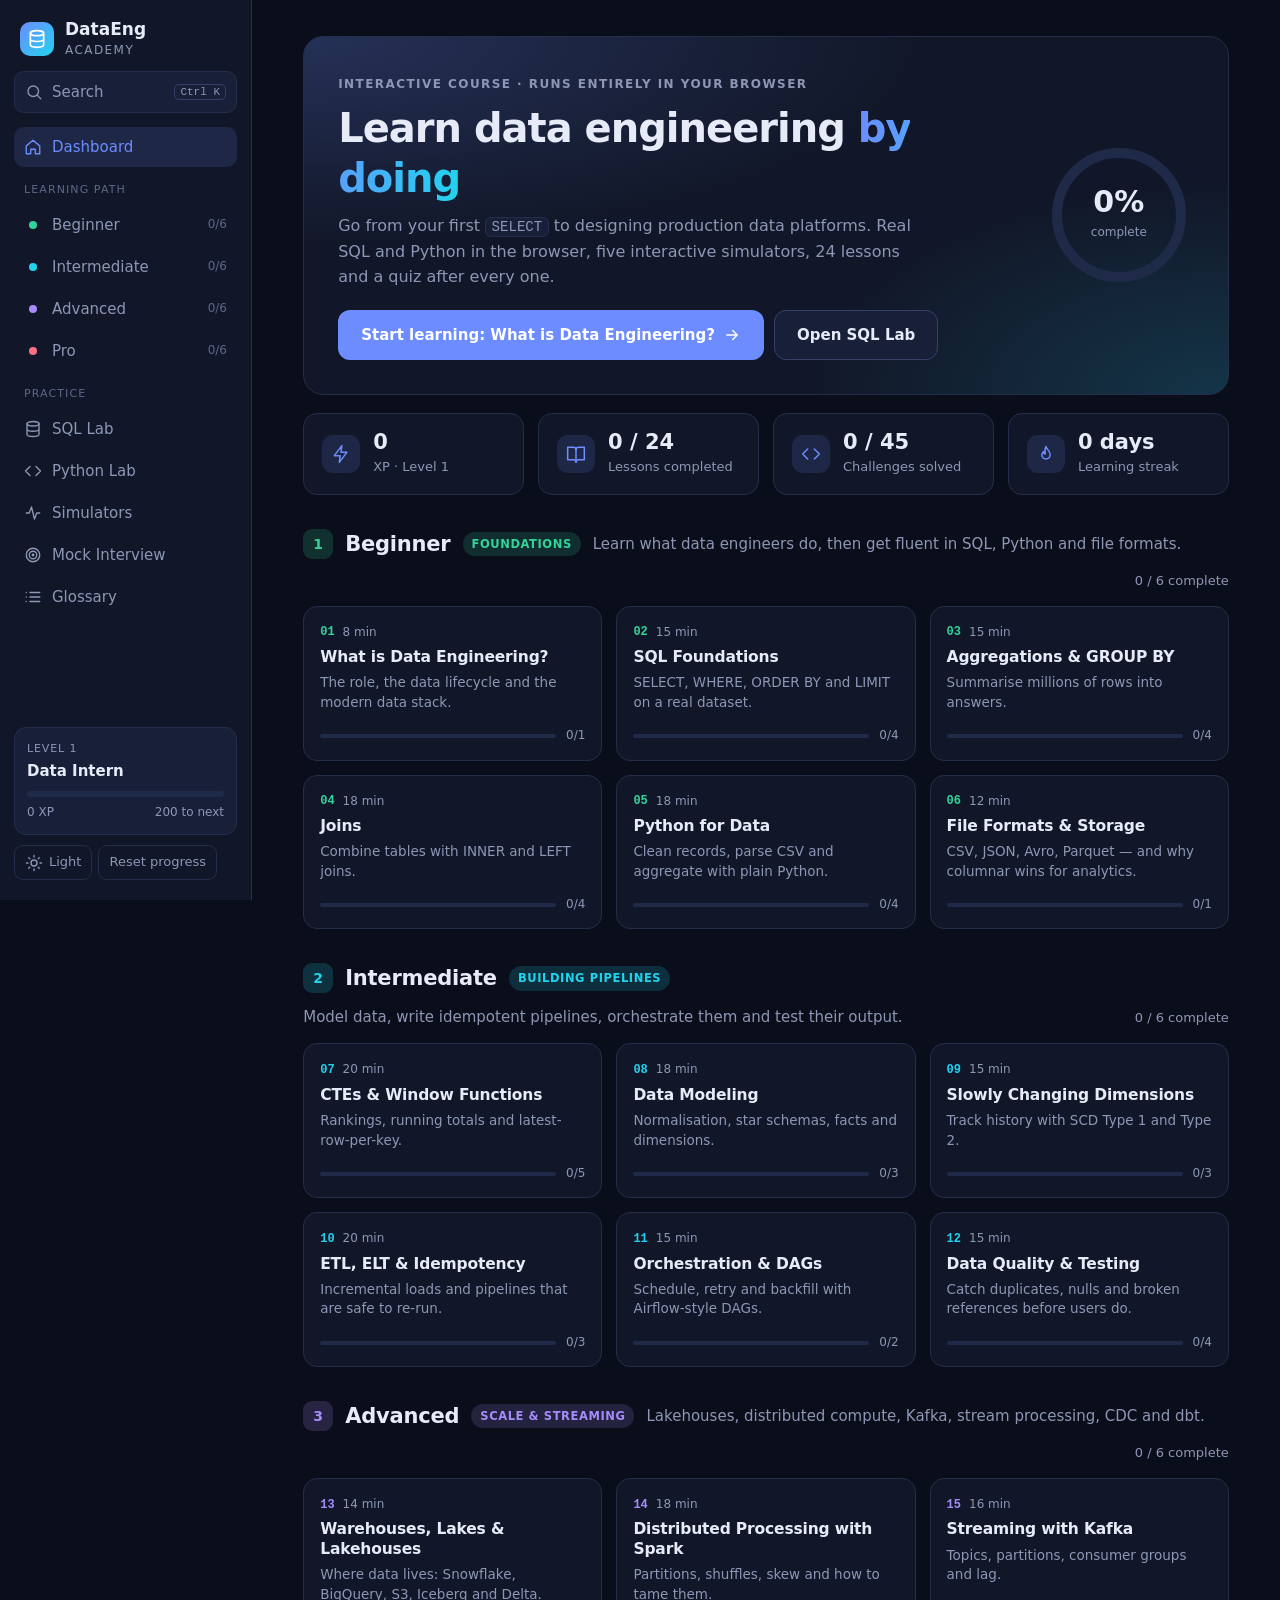
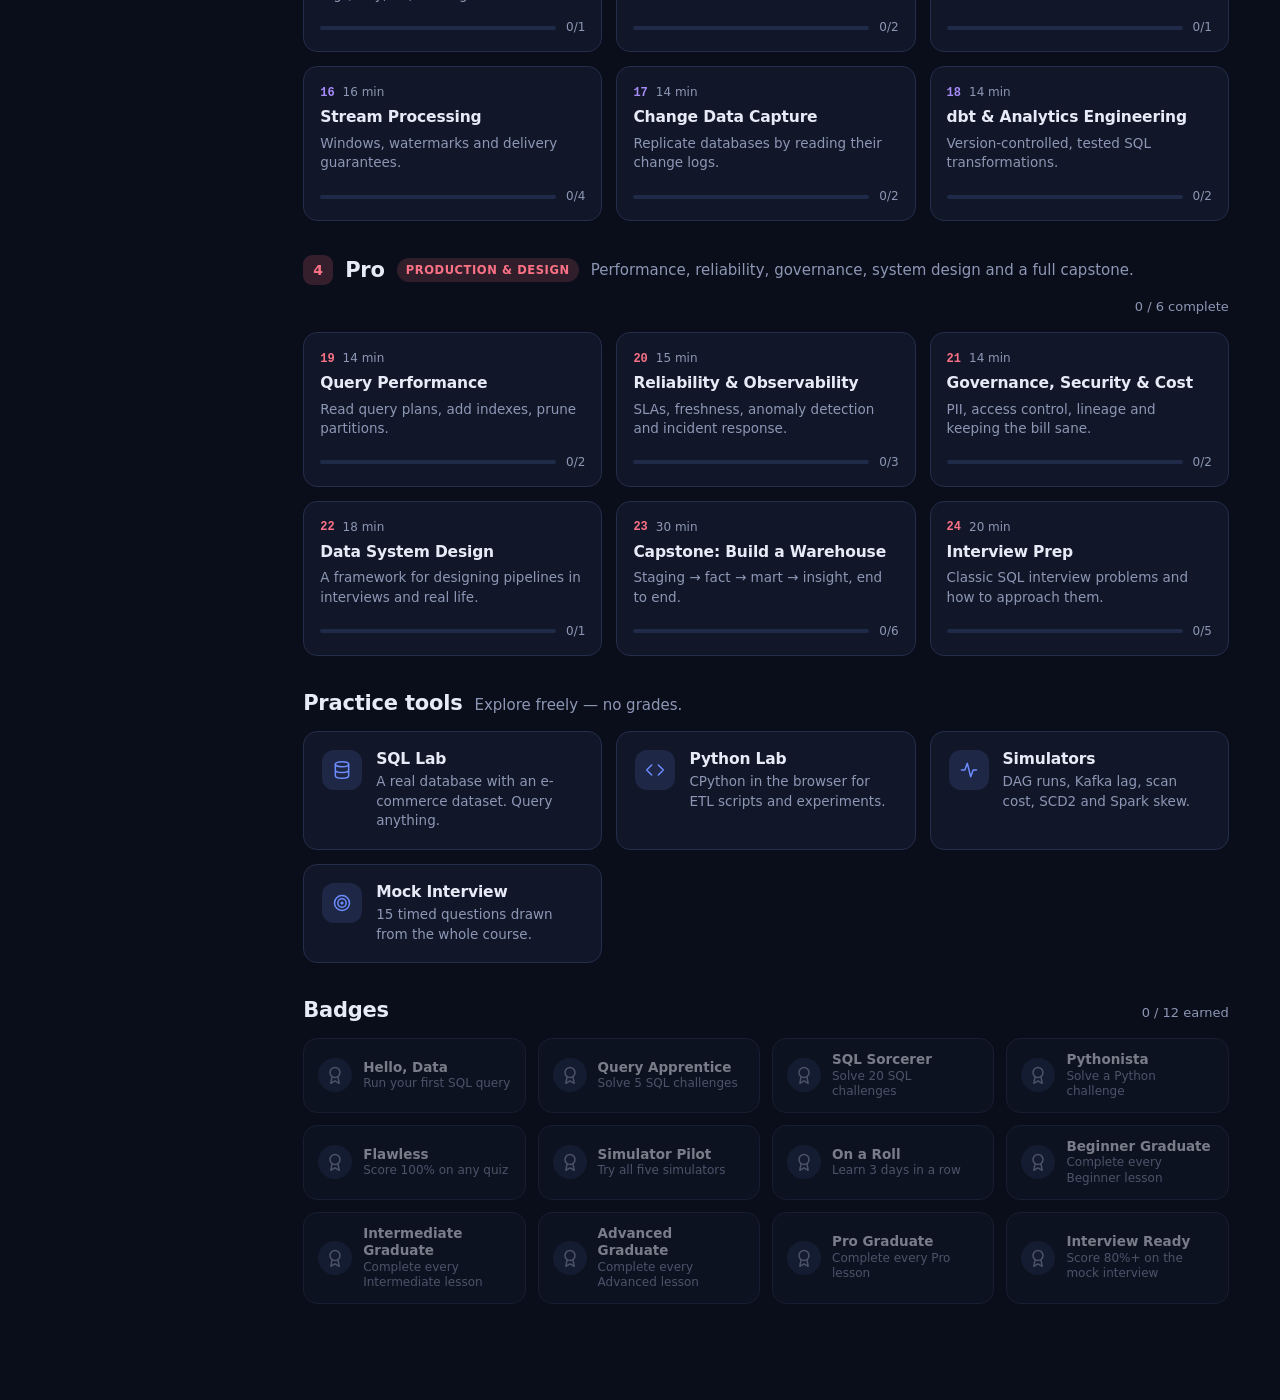
<file: dataeng/index.html>
<!doctype html>
<html lang="en" data-theme="dark">
<head>
  <meta charset="utf-8">
  <meta name="viewport" content="width=device-width, initial-scale=1">
  <title>DataEng Academy — learn data engineering by doing</title>
  <meta name="description" content="An interactive, in-browser course that takes you from your first SELECT to designing production data platforms.">
  <link rel="icon" href="data:image/svg+xml,%3Csvg xmlns='http://www.w3.org/2000/svg' viewBox='0 0 32 32'%3E%3Crect width='32' height='32' rx='8' fill='%236c8cff'/%3E%3Cpath d='M8 11c0-2 3.6-3 8-3s8 1 8 3-3.6 3-8 3-8-1-8-3zm0 5c0 2 3.6 3 8 3s8-1 8-3m-16 5c0 2 3.6 3 8 3s8-1 8-3' fill='none' stroke='white' stroke-width='2'/%3E%3C/svg%3E">
  <link rel="stylesheet" href="css/styles.css">
</head>
<body>
  <div id="boot"><div class="boot-logo"></div><p>Warming up the database…</p></div>

  <div class="app" hidden>
    <header class="topbar">
      <button class="icon-btn" id="menu-btn" aria-label="Open menu"></button>
      <a class="brand" href="#/"><span class="brand-mark"></span>DataEng Academy</a>
    </header>
    <aside class="sidebar" id="sidebar">
      <a class="brand" href="#/"><span class="brand-mark"></span><span>DataEng<br><small>Academy</small></span></a>
      <button class="search-btn" id="search-btn"><span id="search-ico"></span>Search<kbd>Ctrl K</kbd></button>
      <nav id="nav"></nav>
      <div class="side-foot">
        <a class="level-card" href="#/" id="level-card"></a>
        <div class="side-actions">
          <button class="ghost" id="theme-btn" title="Toggle light / dark theme"></button>
          <button class="ghost" id="reset-btn" title="Erase all progress">Reset progress</button>
        </div>
      </div>
    </aside>
    <div class="scrim" id="scrim"></div>
    <main id="main" tabindex="-1"></main>
  </div>

  <div id="toasts" aria-live="polite"></div>
  <div id="palette" hidden>
    <div class="palette-box" role="dialog" aria-label="Search">
      <input id="palette-input" type="text" placeholder="Search lessons, tools, simulators, glossary…" autocomplete="off" spellcheck="false">
      <ul id="palette-list"></ul>
    </div>
  </div>

  <script src="vendor/sql-wasm.js"></script>
  <script type="module" src="js/app.js"></script>
</body>
</html>
</file>
<file: dataeng/css/styles.css>
:root {
  --bg: #0a0e1a; --surface: #111728; --surface-2: #172038; --surface-3: #1f2a48; --border: #242e4a; --border-strong: #34406a;
  --text: #e7ebf7; --muted: #8d97b5; --faint: #5d6788;
  --accent: #6c8cff; --accent-2: #22d3ee; --accent-soft: rgba(108, 140, 255, .14);
  --ok: #34d399; --warn: #fbbf24; --bad: #f87171; --violet: #a78bfa; --pink: #fb7185;
  --code-bg: #0c1120; --shadow: 0 10px 30px rgba(0, 0, 0, .35);
  --radius: 14px; --mono: ui-monospace, "SF Mono", "JetBrains Mono", Menlo, Consolas, monospace;
  --sans: Inter, ui-sans-serif, system-ui, -apple-system, "Segoe UI", Roboto, sans-serif;
  --t-kw: #8fa8ff; --t-str: #86e3b0; --t-num: #fbbf77; --t-com: #5f6a8c; --t-fn: #5fd7ee;
  color-scheme: dark;
}
[data-theme="light"] {
  --bg: #f4f6fb; --surface: #ffffff; --surface-2: #f0f3fa; --surface-3: #e4e9f5; --border: #dfe4f0; --border-strong: #c3cbe0;
  --text: #131a30; --muted: #56607f; --faint: #8a93ad;
  --accent: #4263eb; --accent-2: #0891b2; --accent-soft: rgba(66, 99, 235, .1);
  --ok: #059669; --warn: #b45309; --bad: #dc2626; --violet: #7c3aed; --pink: #e11d48;
  --code-bg: #f6f8fd; --shadow: 0 10px 30px rgba(30, 40, 90, .12);
  --t-kw: #3b5bdb; --t-str: #0f7b4f; --t-num: #b45309; --t-com: #8a93ad; --t-fn: #0e7490;
  color-scheme: light;
}
[data-tier="beginner"] { --tier: var(--ok); } [data-tier="intermediate"] { --tier: var(--accent-2); }
[data-tier="advanced"] { --tier: var(--violet); } [data-tier="pro"] { --tier: var(--pink); }

* { box-sizing: border-box; }
html { scroll-behavior: smooth; }
body { margin: 0; background: var(--bg); color: var(--text); font: 15px/1.6 var(--sans); -webkit-font-smoothing: antialiased; }
a { color: var(--accent); text-decoration: none; } a:hover { text-decoration: underline; }
h1, h2, h3, h4 { line-height: 1.25; margin: 0; letter-spacing: -.01em; }
button, input, select, textarea { font: inherit; color: inherit; }
button { cursor: pointer; }
:focus-visible { outline: 2px solid var(--accent); outline-offset: 2px; }
code { font-family: var(--mono); font-size: .88em; background: var(--surface-2); border: 1px solid var(--border); padding: .08em .38em; border-radius: 6px; }
kbd { font: 11px var(--mono); border: 1px solid var(--border-strong); border-radius: 5px; padding: 1px 5px; color: var(--muted); }
[hidden] { display: none !important; }
.ico { display: inline-flex; width: 18px; height: 18px; flex: none; }
.ico svg { width: 100%; height: 100%; fill: none; stroke: currentColor; stroke-width: 1.8; stroke-linecap: round; stroke-linejoin: round; }

/* boot */
#boot { position: fixed; inset: 0; display: grid; place-content: center; justify-items: center; gap: 14px; color: var(--muted); }
.boot-logo { width: 46px; height: 46px; border-radius: 12px; background: linear-gradient(135deg, var(--accent), var(--accent-2)); animation: pulse 1.2s ease-in-out infinite; }
@keyframes pulse { 50% { transform: scale(.86); opacity: .6; } }

/* layout */
.app { display: grid; grid-template-columns: 252px minmax(0, 1fr); min-height: 100vh; }
.sidebar { position: sticky; top: 0; height: 100vh; display: flex; flex-direction: column; gap: 14px; padding: 20px 14px; background: var(--surface); border-right: 1px solid var(--border); overflow-y: auto; }
.topbar { display: none; }
.brand { display: flex; align-items: center; gap: 11px; font-weight: 700; font-size: 17px; color: var(--text); line-height: 1.1; padding: 0 6px; }
.brand:hover { text-decoration: none; } .brand small { font-weight: 500; color: var(--muted); font-size: 12px; letter-spacing: .12em; text-transform: uppercase; }
.brand-mark { width: 34px; height: 34px; border-radius: 10px; flex: none; background: linear-gradient(135deg, var(--accent), var(--accent-2)); display: grid; place-items: center; color: #fff; }
.brand-mark svg { width: 20px; height: 20px; fill: none; stroke: currentColor; stroke-width: 2; }
.search-btn { display: flex; align-items: center; gap: 9px; width: 100%; padding: 8px 10px; border-radius: 10px; border: 1px solid var(--border); background: var(--surface-2); color: var(--muted); }
.search-btn kbd { margin-left: auto; } .search-btn:hover { border-color: var(--border-strong); color: var(--text); }
#nav { display: flex; flex-direction: column; gap: 2px; }
#nav .nav-label { font-size: 11px; text-transform: uppercase; letter-spacing: .1em; color: var(--faint); padding: 12px 10px 4px; }
#nav a { display: flex; align-items: center; gap: 10px; padding: 8px 10px; border-radius: 10px; color: var(--muted); font-weight: 500; }
#nav a:hover { background: var(--surface-2); color: var(--text); text-decoration: none; }
#nav a.active { background: var(--accent-soft); color: var(--accent); }
#nav a .count { margin-left: auto; font-size: 12px; color: var(--faint); font-variant-numeric: tabular-nums; }
#nav a .dot { width: 8px; height: 8px; border-radius: 50%; background: var(--tier); margin: 0 5px; flex: none; }
.side-foot { margin-top: auto; display: grid; gap: 10px; }
.level-card { display: block; padding: 12px; border-radius: 12px; background: var(--surface-2); border: 1px solid var(--border); color: var(--text); }
.level-card:hover { text-decoration: none; border-color: var(--border-strong); }
.level-card .lv { font-size: 11px; color: var(--muted); text-transform: uppercase; letter-spacing: .08em; }
.level-card .title { font-weight: 650; margin: 1px 0 8px; }
.level-card .meta { display: flex; justify-content: space-between; font-size: 12px; color: var(--muted); margin-top: 6px; font-variant-numeric: tabular-nums; }
.bar { height: 6px; border-radius: 99px; background: var(--surface-3); overflow: hidden; }
.bar > i { display: block; height: 100%; border-radius: 99px; background: linear-gradient(90deg, var(--accent), var(--accent-2)); transition: width .5s cubic-bezier(.2, .8, .2, 1); }
.side-actions { display: flex; gap: 6px; }
.ghost { background: none; border: 1px solid var(--border); border-radius: 9px; padding: 6px 10px; color: var(--muted); font-size: 13px; display: inline-flex; align-items: center; gap: 6px; }
.ghost:hover { color: var(--text); border-color: var(--border-strong); }
.icon-btn { background: none; border: 0; padding: 8px; color: var(--text); display: grid; }
main { padding: 36px clamp(18px, 4vw, 56px) 96px; max-width: 1240px; width: 100%; margin: 0 auto; outline: none; }
.scrim { display: none; }

/* buttons, chips */
.btn { display: inline-flex; align-items: center; justify-content: center; gap: 8px; padding: 9px 16px; border-radius: 10px; border: 1px solid var(--border-strong); background: var(--surface-2); color: var(--text); font-weight: 600; font-size: 14px; transition: transform .08s, background .15s, border-color .15s; }
.btn:hover { background: var(--surface-3); text-decoration: none; } .btn:active { transform: translateY(1px); }
.btn.primary { background: var(--accent); border-color: transparent; color: #fff; } .btn.primary:hover { filter: brightness(1.1); }
.btn.subtle { background: none; border-color: transparent; color: var(--muted); padding: 9px 10px; } .btn.subtle:hover { color: var(--text); background: var(--surface-2); }
.btn:disabled { opacity: .5; cursor: not-allowed; }
.btn.lg { padding: 12px 22px; font-size: 15px; border-radius: 12px; }
.chip { display: inline-flex; align-items: center; gap: 6px; font-size: 11.5px; font-weight: 650; letter-spacing: .05em; text-transform: uppercase; padding: 3px 9px; border-radius: 99px; background: color-mix(in srgb, var(--tier, var(--accent)) 16%, transparent); color: var(--tier, var(--accent)); }
.chip.ok { --tier: var(--ok); } .chip.py { --tier: var(--warn); } .chip.simc { --tier: var(--violet); } .chip.muted { background: var(--surface-2); color: var(--muted); }
.card { background: var(--surface); border: 1px solid var(--border); border-radius: var(--radius); }
.eyebrow { font-size: 12px; text-transform: uppercase; letter-spacing: .12em; color: var(--muted); font-weight: 600; }
.muted { color: var(--muted); }
.page-head { margin-bottom: 26px; } .page-head h1 { font-size: 30px; margin: 6px 0 8px; } .page-head p { color: var(--muted); max-width: 70ch; margin: 0; }

.tick svg, .done-mark svg { display: block; width: 100%; height: 100%; fill: none; stroke: currentColor; stroke-width: 3.2; stroke-linecap: round; stroke-linejoin: round; }

/* dashboard */
.hero { position: relative; overflow: hidden; display: grid; grid-template-columns: minmax(0, 1fr) auto; gap: 30px; align-items: center; padding: 34px; border-radius: 20px; border: 1px solid var(--border); background: radial-gradient(900px 300px at 0% 0%, color-mix(in srgb, var(--accent) 22%, transparent), transparent 70%), radial-gradient(600px 300px at 100% 100%, color-mix(in srgb, var(--accent-2) 16%, transparent), transparent 70%), var(--surface); }
.hero h1 { font-size: clamp(26px, 3.4vw, 40px); margin: 8px 0 10px; letter-spacing: -.025em; }
.hero h1 em { font-style: normal; background: linear-gradient(90deg, var(--accent), var(--accent-2)); -webkit-background-clip: text; background-clip: text; color: transparent; }
.hero p { color: var(--muted); max-width: 58ch; margin: 0 0 20px; font-size: 16px; }
.hero .cta { display: flex; gap: 10px; flex-wrap: wrap; align-items: center; }
.ring { position: relative; width: 150px; height: 150px; }
.ring svg { transform: rotate(-90deg); } .ring circle { fill: none; stroke-width: 10; }
.ring .track { stroke: var(--surface-3); } .ring .fill { stroke: url(#ring-grad); stroke-linecap: round; transition: stroke-dashoffset .8s cubic-bezier(.2, .8, .2, 1); }
.ring .label { position: absolute; inset: 0; display: grid; place-content: center; text-align: center; }
.ring .label b { font-size: 30px; line-height: 1; } .ring .label span { font-size: 12px; color: var(--muted); }
.stats { display: grid; grid-template-columns: repeat(4, minmax(0, 1fr)); gap: 14px; margin: 18px 0 34px; }
.stat { padding: 16px 18px; display: flex; gap: 13px; align-items: center; }
.stat .ico { width: 38px; height: 38px; padding: 9px; border-radius: 11px; background: var(--accent-soft); color: var(--accent); }
.stat b { display: block; font-size: 21px; line-height: 1.15; font-variant-numeric: tabular-nums; } .stat span { color: var(--muted); font-size: 13px; }
.section-head { display: flex; align-items: baseline; gap: 12px; margin: 34px 0 14px; flex-wrap: wrap; }
.section-head h2 { font-size: 21px; } .section-head p { margin: 0; color: var(--muted); } .section-head .right { margin-left: auto; color: var(--muted); font-size: 13px; font-variant-numeric: tabular-nums; }
.tier-head { display: flex; align-items: center; gap: 12px; }
.tier-head .num { width: 30px; height: 30px; border-radius: 9px; display: grid; place-items: center; font-weight: 700; font-size: 14px; background: color-mix(in srgb, var(--tier) 18%, transparent); color: var(--tier); }
.grid { display: grid; grid-template-columns: repeat(auto-fill, minmax(250px, 1fr)); gap: 14px; }
.lesson-card { position: relative; display: flex; flex-direction: column; gap: 6px; padding: 16px 16px 14px; color: var(--text); transition: transform .15s, border-color .15s, box-shadow .15s; }
.lesson-card:hover { text-decoration: none; transform: translateY(-2px); border-color: color-mix(in srgb, var(--tier) 60%, var(--border)); box-shadow: var(--shadow); }
.lesson-card .top { display: flex; align-items: center; gap: 8px; font-size: 12px; color: var(--muted); }
.lesson-card .n { font: 600 12px var(--mono); color: var(--tier); }
.lesson-card h3 { font-size: 15.5px; } .lesson-card p { margin: 0; color: var(--muted); font-size: 13.5px; line-height: 1.45; flex: 1; }
.lesson-card .foot { display: flex; align-items: center; gap: 10px; margin-top: 8px; font-size: 12px; color: var(--muted); }
.lesson-card .foot .bar { flex: 1; height: 4px; } .lesson-card .foot .bar > i { background: var(--tier); }
.lesson-card .done-mark { margin-left: auto; width: 20px; height: 20px; border-radius: 50%; background: var(--ok); color: #04130d; padding: 3px; }
.tool-card { display: flex; gap: 14px; padding: 18px; color: var(--text); align-items: flex-start; transition: border-color .15s, transform .15s; }
.tool-card:hover { text-decoration: none; border-color: var(--border-strong); transform: translateY(-2px); }
.tool-card .ico { width: 40px; height: 40px; padding: 10px; border-radius: 12px; background: var(--accent-soft); color: var(--accent); }
.tool-card h3 { font-size: 15.5px; margin-bottom: 3px; } .tool-card p { margin: 0; color: var(--muted); font-size: 13.5px; line-height: 1.45; }
.badges { display: grid; grid-template-columns: repeat(auto-fill, minmax(190px, 1fr)); gap: 12px; }
.badge { display: flex; gap: 11px; align-items: center; padding: 12px 14px; opacity: .5; }
.badge.earned { opacity: 1; border-color: color-mix(in srgb, var(--warn) 45%, var(--border)); }
.badge .ico { width: 34px; height: 34px; padding: 7px; border-radius: 50%; background: var(--surface-3); color: var(--muted); }
.badge.earned .ico { background: color-mix(in srgb, var(--warn) 20%, transparent); color: var(--warn); }
.badge b { display: block; font-size: 13.5px; line-height: 1.3; } .badge span { font-size: 12px; color: var(--muted); line-height: 1.3; display: block; }

/* lesson */
.lesson { display: grid; grid-template-columns: minmax(0, 1fr) 232px; gap: 44px; align-items: start; }
.lesson-body { min-width: 0; max-width: 820px; }
.crumbs { display: flex; gap: 8px; align-items: center; color: var(--muted); font-size: 13px; margin-bottom: 14px; flex-wrap: wrap; }
.lesson-title { font-size: clamp(26px, 3vw, 36px); letter-spacing: -.02em; margin: 10px 0 8px; }
.lesson-sub { color: var(--muted); font-size: 16.5px; margin: 0 0 26px; }
.prose { font-size: 16px; line-height: 1.72; }
.prose h2 { font-size: 22px; margin: 38px 0 12px; } .prose h3 { font-size: 17.5px; margin: 28px 0 8px; } .prose h4 { font-size: 15px; margin: 20px 0 6px; }
.prose p { margin: 0 0 15px; } .prose ul, .prose ol { margin: 0 0 16px; padding-left: 24px; } .prose li { margin: 5px 0; }
.prose blockquote { margin: 0 0 16px; padding: 6px 16px; border-left: 3px solid var(--accent); color: var(--muted); }
pre.code { position: relative; margin: 0 0 18px; padding: 15px 17px; background: var(--code-bg); border: 1px solid var(--border); border-radius: 12px; overflow-x: auto; font: 13.5px/1.6 var(--mono); }
pre.code code { background: none; border: 0; padding: 0; font-size: inherit; }
pre.code[data-lang]::after { content: attr(data-lang); position: absolute; top: 7px; right: 11px; font: 10.5px var(--sans); letter-spacing: .1em; text-transform: uppercase; color: var(--faint); }
.t-kw { color: var(--t-kw); font-weight: 600; } .t-str { color: var(--t-str); } .t-num { color: var(--t-num); } .t-com { color: var(--t-com); font-style: italic; } .t-fn { color: var(--t-fn); }
.table-wrap { overflow-x: auto; margin: 0 0 18px; border: 1px solid var(--border); border-radius: 12px; }
table { border-collapse: collapse; width: 100%; font-size: 14px; }
th, td { padding: 9px 13px; text-align: left; border-bottom: 1px solid var(--border); vertical-align: top; }
th { background: var(--surface-2); font-size: 12px; text-transform: uppercase; letter-spacing: .06em; color: var(--muted); white-space: nowrap; }
tbody tr:last-child td { border-bottom: 0; }
.callout { display: flex; gap: 12px; padding: 14px 16px; border-radius: 12px; margin: 0 0 20px; border: 1px solid color-mix(in srgb, var(--c) 35%, var(--border)); background: color-mix(in srgb, var(--c) 9%, transparent); --c: var(--accent); }
.callout.tip { --c: var(--ok); } .callout.warn { --c: var(--warn); }
.callout .ico { color: var(--c); margin-top: 3px; } .callout .prose { font-size: 15px; } .callout .prose > :last-child { margin-bottom: 0; }
.lesson-aside { position: sticky; top: 28px; display: grid; gap: 14px; }
.checklist { padding: 16px; } .checklist h4 { font-size: 12px; text-transform: uppercase; letter-spacing: .1em; color: var(--muted); margin-bottom: 10px; }
.checklist a { display: flex; gap: 9px; align-items: flex-start; padding: 6px 0; color: var(--muted); font-size: 13.5px; line-height: 1.35; }
.checklist a:hover { color: var(--text); text-decoration: none; }
.checklist .tick { width: 17px; height: 17px; border-radius: 50%; border: 1.5px solid var(--border-strong); flex: none; margin-top: 1px; padding: 2px; color: transparent; }
.checklist a.done { color: var(--text); } .checklist a.done .tick { background: var(--ok); border-color: var(--ok); color: #04130d; }
.checklist .bar { margin: 12px 0 6px; }
.lesson-nav { display: flex; justify-content: space-between; gap: 12px; margin-top: 44px; padding-top: 22px; border-top: 1px solid var(--border); }
.complete-banner { display: flex; align-items: center; gap: 14px; padding: 16px 18px; margin-top: 28px; border-radius: 14px; border: 1px solid color-mix(in srgb, var(--ok) 45%, var(--border)); background: color-mix(in srgb, var(--ok) 10%, transparent); }
.complete-banner .ico { width: 30px; height: 30px; padding: 6px; border-radius: 50%; background: var(--ok); color: #04130d; }

/* challenges + editor */
.challenge, .quiz, .sim { margin: 26px 0; border-radius: 16px; border: 1px solid var(--border); background: var(--surface); overflow: hidden; scroll-margin-top: 20px; }
.challenge > header, .quiz > header, .sim > header { display: flex; align-items: center; gap: 10px; padding: 13px 18px; border-bottom: 1px solid var(--border); background: var(--surface-2); }
.challenge > header h3, .quiz > header h3, .sim > header h3 { font-size: 15.5px; flex: 1; min-width: 0; }
.challenge .body { padding: 16px 18px 18px; } .challenge .prose { font-size: 15px; } .challenge .prose > :last-child { margin-bottom: 12px; }
.challenge.solved { border-color: color-mix(in srgb, var(--ok) 40%, var(--border)); }
.editor { position: relative; border: 1px solid var(--border); border-radius: 12px; background: var(--code-bg); overflow: hidden; }
.editor:focus-within { border-color: var(--accent); box-shadow: 0 0 0 3px var(--accent-soft); }
.editor pre, .editor textarea { position: absolute; inset: 0; margin: 0; padding: 13px 15px; border: 0; font: 13.5px/21px var(--mono); white-space: pre; overflow: auto; tab-size: 4; letter-spacing: 0; }
.editor pre { pointer-events: none; color: var(--text); } .editor pre code { all: unset; font: inherit; }
.editor textarea { background: transparent; color: transparent; caret-color: var(--text); resize: none; outline: none; width: 100%; height: 100%; }
.editor textarea::selection { background: color-mix(in srgb, var(--accent) 35%, transparent); }
.actions { display: flex; gap: 8px; margin-top: 12px; flex-wrap: wrap; align-items: center; } .actions .spacer { flex: 1; }
.feedback { margin-top: 12px; padding: 11px 14px; border-radius: 10px; font-size: 14.5px; display: flex; gap: 10px; align-items: flex-start; border: 1px solid color-mix(in srgb, var(--c) 40%, transparent); background: color-mix(in srgb, var(--c) 10%, transparent); --c: var(--accent); }
.feedback.ok { --c: var(--ok); } .feedback.bad { --c: var(--bad); } .feedback.hint { --c: var(--warn); }
.feedback .ico { color: var(--c); margin-top: 2px; } .feedback pre { margin: 0; font: 13px/1.5 var(--mono); white-space: pre-wrap; word-break: break-word; }
.feedback .prose { font-size: 14.5px; } .feedback .prose > :last-child { margin-bottom: 0; }
.output { margin-top: 12px; }
.result { border: 1px solid var(--border); border-radius: 12px; overflow: auto; max-height: 340px; }
.result table { font: 13px var(--mono); } .result th { position: sticky; top: 0; text-transform: none; letter-spacing: 0; font-family: var(--mono); }
.result td { padding: 6px 13px; white-space: nowrap; } .result td.num { text-align: right; } .result td.null { color: var(--faint); font-style: italic; }
.result-meta { font-size: 12.5px; color: var(--muted); margin: 6px 2px 0; }
.stdout { margin: 0; padding: 12px 14px; border: 1px solid var(--border); border-radius: 12px; background: var(--code-bg); font: 13px/1.55 var(--mono); white-space: pre-wrap; max-height: 300px; overflow: auto; }
details.schema { margin: 0 0 12px; font-size: 13.5px; } details.schema summary { cursor: pointer; color: var(--muted); user-select: none; } details.schema summary:hover { color: var(--text); }
.schema-grid { display: grid; grid-template-columns: repeat(auto-fill, minmax(190px, 1fr)); gap: 10px; margin-top: 10px; }
.schema-table { border: 1px solid var(--border); border-radius: 10px; padding: 9px 11px; background: var(--surface-2); }
.schema-table b { font: 600 13px var(--mono); color: var(--accent); display: flex; justify-content: space-between; gap: 6px; } .schema-table b small { color: var(--faint); font-weight: 400; }
.schema-table div { font: 12.5px/1.65 var(--mono); color: var(--muted); display: flex; justify-content: space-between; gap: 8px; } .schema-table div span { color: var(--faint); font-size: 11px; }

/* quiz */
.quiz .body { padding: 20px 18px 18px; }
.quiz .dots { display: flex; gap: 6px; } .quiz .dots i { width: 22px; height: 5px; border-radius: 99px; background: var(--surface-3); }
.quiz .dots i.cur { background: var(--accent); } .quiz .dots i.ok { background: var(--ok); } .quiz .dots i.bad { background: var(--bad); }
.quiz .q { font-size: 17px; font-weight: 600; margin: 0 0 16px; line-height: 1.45; }
.quiz .opts { display: grid; gap: 9px; }
.quiz .opt { display: flex; gap: 12px; align-items: flex-start; text-align: left; padding: 12px 14px; border-radius: 11px; border: 1px solid var(--border); background: var(--surface-2); line-height: 1.45; transition: border-color .12s, background .12s; }
.quiz .opt:hover:not(:disabled) { border-color: var(--accent); background: var(--accent-soft); }
.quiz .opt .key { font: 600 12px var(--mono); width: 22px; height: 22px; border-radius: 6px; border: 1px solid var(--border-strong); display: grid; place-items: center; flex: none; color: var(--muted); }
.quiz .opt:disabled { cursor: default; opacity: .65; }
.quiz .opt.correct { border-color: var(--ok); background: color-mix(in srgb, var(--ok) 12%, transparent); opacity: 1; } .quiz .opt.correct .key { background: var(--ok); border-color: var(--ok); color: #04130d; }
.quiz .opt.wrong { border-color: var(--bad); background: color-mix(in srgb, var(--bad) 10%, transparent); opacity: 1; } .quiz .opt.wrong .key { background: var(--bad); border-color: var(--bad); color: #fff; }
.quiz .why { margin-top: 14px; } .quiz .next-row { display: flex; justify-content: flex-end; margin-top: 14px; }
.quiz .timer { font: 600 14px var(--mono); color: var(--muted); } .quiz .timer.low { color: var(--bad); }
.quiz-result { text-align: center; padding: 14px 0 6px; } .quiz-result .score { font-size: 46px; font-weight: 750; letter-spacing: -.03em; line-height: 1.1; }
.quiz-result .score.pass { color: var(--ok); } .quiz-result .score.fail { color: var(--warn); } .quiz-result p { color: var(--muted); margin: 6px 0 16px; }
.review { text-align: left; display: grid; gap: 10px; margin: 18px 0; } .review .item { padding: 12px 14px; border: 1px solid var(--border); border-radius: 11px; background: var(--surface-2); font-size: 14.5px; }
.review .item b { display: block; margin-bottom: 4px; } .review .item .ans { color: var(--ok); } .review .item .yours { color: var(--bad); } .review .item p { margin: 4px 0 0; color: var(--muted); text-align: left; }
.breakdown { display: grid; grid-template-columns: repeat(auto-fit, minmax(140px, 1fr)); gap: 10px; margin: 14px 0; } .breakdown .card { padding: 12px; } .breakdown b { font-size: 20px; display: block; }

/* labs */
.lab { display: grid; grid-template-columns: 250px minmax(0, 1fr); gap: 18px; align-items: start; }
.lab-side { padding: 14px; position: sticky; top: 28px; max-height: calc(100vh - 56px); overflow: auto; }
.lab-side h4 { font-size: 12px; text-transform: uppercase; letter-spacing: .1em; color: var(--muted); margin: 0 0 10px; }
.tree details { margin-bottom: 4px; } .tree summary { cursor: pointer; font: 600 13px var(--mono); padding: 5px 6px; border-radius: 7px; display: flex; gap: 6px; align-items: center; list-style: none; }
.tree summary::-webkit-details-marker { display: none; } .tree summary::before { content: "▸"; color: var(--faint); font-size: 10px; } .tree details[open] summary::before { content: "▾"; }
.tree summary:hover { background: var(--surface-2); } .tree summary small { margin-left: auto; color: var(--faint); font-weight: 400; }
.tree .col { display: flex; justify-content: space-between; gap: 8px; font: 12.5px var(--mono); color: var(--muted); padding: 2px 6px 2px 22px; } .tree .col span { color: var(--faint); font-size: 11px; }
.tree .peek { margin: 4px 0 8px 22px; font-size: 12px; }
.lab-main { min-width: 0; } .lab-main .panel { padding: 16px; }
.examples { display: flex; flex-wrap: wrap; gap: 7px; margin-bottom: 12px; }
.examples button { font-size: 12.5px; padding: 4px 10px; border-radius: 99px; border: 1px solid var(--border); background: var(--surface-2); color: var(--muted); } .examples button:hover { color: var(--text); border-color: var(--accent); }

/* simulators */
.sim .body { padding: 18px; } .sim .intro { color: var(--muted); font-size: 14.5px; margin: 0 0 16px; }
.controls { display: flex; flex-wrap: wrap; gap: 14px 22px; align-items: flex-end; margin-bottom: 16px; }
.control { display: grid; gap: 4px; font-size: 12.5px; color: var(--muted); min-width: 130px; } .control b { color: var(--text); font-variant-numeric: tabular-nums; font-weight: 600; }
.control .row { display: flex; justify-content: space-between; gap: 10px; }
input[type=range] { accent-color: var(--accent); width: 100%; margin: 0; }
select, input[type=text], input[type=search] { background: var(--surface-2); border: 1px solid var(--border); border-radius: 9px; padding: 7px 10px; }
.check { display: inline-flex; gap: 7px; align-items: center; font-size: 13.5px; color: var(--text); cursor: pointer; } .check input { accent-color: var(--accent); width: 15px; height: 15px; }
.seg { display: inline-flex; border: 1px solid var(--border); border-radius: 10px; overflow: hidden; } .seg button { border: 0; background: var(--surface-2); padding: 7px 13px; font-size: 13.5px; color: var(--muted); font-weight: 600; } .seg button.on { background: var(--accent); color: #fff; }
.kpis { display: grid; grid-template-columns: repeat(auto-fit, minmax(130px, 1fr)); gap: 10px; margin: 0 0 16px; }
.kpi { padding: 11px 13px; border: 1px solid var(--border); border-radius: 11px; background: var(--surface-2); } .kpi span { font-size: 12px; color: var(--muted); display: block; } .kpi b { font-size: 19px; font-variant-numeric: tabular-nums; }
.kpi.good b { color: var(--ok); } .kpi.bad b { color: var(--bad); } .kpi.warn b { color: var(--warn); }
.sim-note { margin: 14px 0 0; font-size: 14px; padding: 10px 13px; border-radius: 10px; background: var(--surface-2); border: 1px solid var(--border); color: var(--muted); } .sim-note b { color: var(--text); }
.dag-wrap { overflow-x: auto; border: 1px solid var(--border); border-radius: 12px; background: var(--code-bg); }
.dag-wrap svg { display: block; min-width: 880px; width: 100%; }
.dag-edge { fill: none; stroke: var(--border-strong); stroke-width: 1.5; } .dag-edge.live { stroke: var(--ok); }
.dag-node { cursor: pointer; } .dag-node rect { fill: var(--surface-2); stroke: var(--border-strong); stroke-width: 1.5; transition: fill .2s, stroke .2s; }
.dag-node text { fill: var(--text); font: 600 11.5px var(--mono); pointer-events: none; } .dag-node .sub { fill: var(--muted); font: 10px var(--sans); }
.dag-node.queued rect { stroke: var(--muted); stroke-dasharray: 4 3; }
.dag-node.running rect { stroke: var(--accent); fill: color-mix(in srgb, var(--accent) 22%, var(--surface-2)); animation: glow 1s ease-in-out infinite; }
.dag-node.success rect { stroke: var(--ok); fill: color-mix(in srgb, var(--ok) 20%, var(--surface-2)); }
.dag-node.failed rect { stroke: var(--bad); fill: color-mix(in srgb, var(--bad) 22%, var(--surface-2)); }
.dag-node.retry rect { stroke: var(--warn); fill: color-mix(in srgb, var(--warn) 18%, var(--surface-2)); }
.dag-node.upstream_failed rect { stroke: var(--warn); fill: var(--surface-3); stroke-dasharray: 2 3; } .dag-node.upstream_failed text { fill: var(--muted); }
@keyframes glow { 50% { stroke-opacity: .35; } }
.legend { display: flex; flex-wrap: wrap; gap: 6px 14px; font-size: 12.5px; color: var(--muted); margin-top: 10px; } .legend i { display: inline-block; width: 10px; height: 10px; border-radius: 3px; margin-right: 5px; vertical-align: -1px; background: var(--c); }
.log { margin-top: 12px; height: 150px; overflow: auto; border: 1px solid var(--border); border-radius: 12px; background: var(--code-bg); padding: 10px 12px; font: 12.5px/1.6 var(--mono); color: var(--muted); }
.log .ok { color: var(--ok); } .log .bad { color: var(--bad); } .log .warn { color: var(--warn); } .log .info { color: var(--accent); }
.parts { display: grid; gap: 8px; }
.part { display: grid; grid-template-columns: 34px minmax(0, 1fr) 96px 110px; gap: 12px; align-items: center; font: 13px var(--mono); }
.part .track { height: 22px; border-radius: 7px; background: var(--surface-3); overflow: hidden; position: relative; } .part .track i { position: absolute; inset: 0 auto 0 0; background: var(--c); border-radius: 7px; transition: width .1s linear; opacity: .85; }
.part .lag { text-align: right; font-variant-numeric: tabular-nums; } .part .who { font: 600 12px var(--sans); padding: 3px 8px; border-radius: 99px; text-align: center; background: color-mix(in srgb, var(--c) 20%, transparent); color: var(--c); }
.consumers { display: flex; flex-wrap: wrap; gap: 7px; margin: 14px 0 0; } .consumers span { font-size: 12.5px; padding: 4px 10px; border-radius: 99px; border: 1px solid color-mix(in srgb, var(--c) 50%, transparent); color: var(--c); } .consumers span.idle { --c: var(--faint); border-style: dashed; }
.spark { width: 100%; height: 60px; display: block; border: 1px solid var(--border); border-radius: 10px; background: var(--code-bg); margin-top: 14px; }
.cal { display: grid; grid-template-columns: repeat(53, 1fr); gap: 2px; } .cal i { aspect-ratio: 1; border-radius: 2px; background: var(--surface-3); } .cal i.on { background: var(--accent); }
.cols { display: grid; gap: 7px; margin-top: 4px; } .colrow { display: grid; grid-template-columns: 150px minmax(0, 1fr) 100px; gap: 12px; align-items: center; font-size: 13.5px; }
.colrow .track { height: 14px; background: var(--surface-3); border-radius: 5px; overflow: hidden; } .colrow .track i { display: block; height: 100%; background: var(--faint); border-radius: 5px; transition: width .25s; } .colrow.read .track i { background: var(--accent-2); }
.colrow .sz { text-align: right; white-space: nowrap; font: 12.5px var(--mono); color: var(--muted); }
.sim h4 { font-size: 12px; text-transform: uppercase; letter-spacing: .1em; color: var(--muted); margin: 18px 0 8px; }
.sim .result tr.new td { background: color-mix(in srgb, var(--ok) 14%, transparent); } .sim .result tr.changed td { background: color-mix(in srgb, var(--warn) 14%, transparent); }
.sim .result tr.asof td:first-child { box-shadow: inset 3px 0 0 var(--accent); } .sim .result tr.dim td { opacity: .45; }
.bars { display: flex; align-items: flex-end; gap: 3px; height: 190px; padding: 8px; border: 1px solid var(--border); border-radius: 12px; background: var(--code-bg); position: relative; }
.bars i { flex: 1; min-width: 3px; border-radius: 4px 4px 0 0; background: var(--accent); transition: height .3s cubic-bezier(.2, .8, .2, 1), background .3s; } .bars i.hot { background: var(--warn); } .bars i.oom { background: var(--bad); }
.bars .line { position: absolute; left: 0; right: 0; border-top: 1.5px dashed var(--bad); pointer-events: none; } .bars .line span { position: absolute; right: 8px; top: -19px; font-size: 11px; color: var(--bad); }
.sql-preview { margin-bottom: 14px; }

/* glossary, palette, toasts */
.glossary { display: grid; grid-template-columns: repeat(auto-fill, minmax(290px, 1fr)); gap: 12px; }
.term { padding: 14px 16px; } .term b { color: var(--accent); display: block; margin-bottom: 3px; } .term p { margin: 0; color: var(--muted); font-size: 14px; line-height: 1.5; }
.search-input { width: min(100%, 420px); padding: 10px 14px; border-radius: 11px; margin-bottom: 18px; }
#palette { position: fixed; inset: 0; z-index: 50; background: rgba(4, 7, 16, .6); backdrop-filter: blur(4px); display: grid; place-items: start center; padding-top: 14vh; }
.palette-box { width: min(92vw, 580px); background: var(--surface); border: 1px solid var(--border-strong); border-radius: 16px; box-shadow: var(--shadow); overflow: hidden; }
#palette-input { width: 100%; border: 0; border-bottom: 1px solid var(--border); background: none; padding: 16px 18px; font-size: 16px; outline: none; }
#palette-list { list-style: none; margin: 0; padding: 6px; max-height: 50vh; overflow: auto; }
#palette-list li { display: flex; gap: 10px; align-items: center; padding: 9px 12px; border-radius: 9px; cursor: pointer; } #palette-list li small { margin-left: auto; color: var(--faint); font-size: 12px; white-space: nowrap; }
#palette-list li.sel { background: var(--accent-soft); color: var(--accent); } #palette-list .empty { color: var(--muted); cursor: default; }
#toasts { position: fixed; right: 20px; bottom: 20px; z-index: 60; display: grid; gap: 8px; justify-items: end; pointer-events: none; }
.toast { display: flex; gap: 10px; align-items: center; padding: 10px 15px; border-radius: 12px; background: var(--surface); border: 1px solid var(--border-strong); box-shadow: var(--shadow); font-size: 14px; animation: toast-in .3s cubic-bezier(.2, .9, .3, 1.2); }
.toast b { color: var(--accent); } .toast.badge b { color: var(--warn); } .toast .ico { color: var(--accent); } .toast.badge .ico { color: var(--warn); } .toast.out { opacity: 0; transform: translateY(8px); transition: .3s; }
@keyframes toast-in { from { opacity: 0; transform: translateY(12px) scale(.96); } }

@media (max-width: 1080px) { .lesson { grid-template-columns: minmax(0, 1fr); } .lesson-aside { display: none; } .stats { grid-template-columns: repeat(2, 1fr); } }
@media (max-width: 860px) {
  .app { grid-template-columns: minmax(0, 1fr); }
  .topbar { display: flex; align-items: center; gap: 8px; position: sticky; top: 0; z-index: 30; padding: 8px 12px; background: var(--surface); border-bottom: 1px solid var(--border); }
  .topbar .brand-mark { width: 28px; height: 28px; border-radius: 8px; }
  .sidebar { position: fixed; z-index: 40; left: 0; width: 270px; transform: translateX(-100%); transition: transform .25s; }
  .menu-open .sidebar { transform: none; } .menu-open .scrim { display: block; position: fixed; inset: 0; z-index: 35; background: rgba(0, 0, 0, .5); }
  main { padding: 22px 16px 80px; } .hero { grid-template-columns: 1fr; padding: 24px; } .ring { display: none; }
  .lab { grid-template-columns: minmax(0, 1fr); } .lab-side { position: static; max-height: 260px; }
  .part { grid-template-columns: 30px minmax(0, 1fr) 70px; } .part .who { display: none; } .colrow { grid-template-columns: 110px minmax(0, 1fr) 70px; }
}
@media (prefers-reduced-motion: reduce) { * { animation: none !important; transition: none !important; } html { scroll-behavior: auto; } }
</file>
